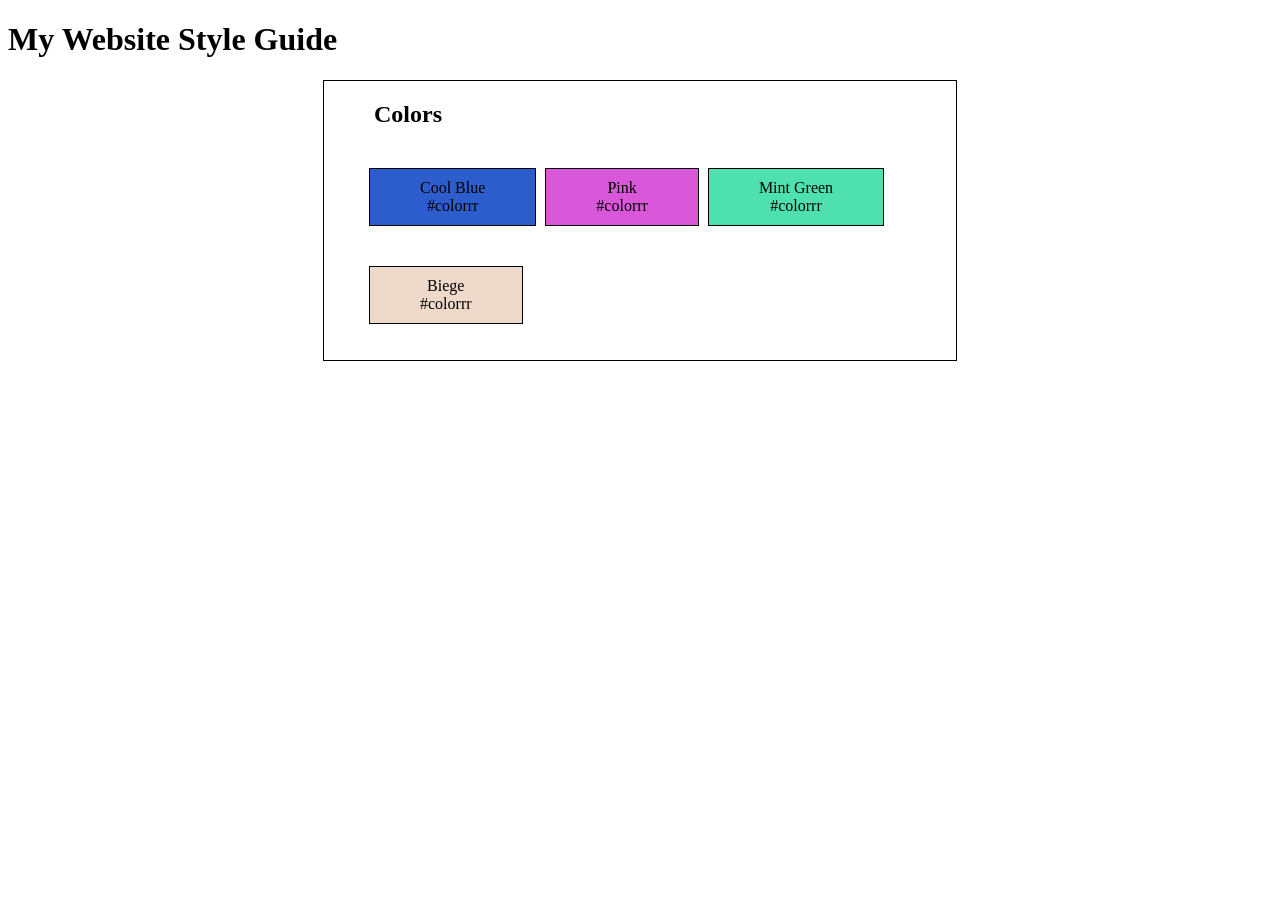
<file: Front-end/Challenge -  Website Design System/index.html>
<!DOCTYPE html>
<html lang="en">
<head>
    <meta charset="UTF-8">
    <meta name="viewport" content="width=device-width, initial-scale=1.0">
    <link rel="stylesheet" href="assets/css/style.css">
    <title>Style Guide</title>
</head>
<body>
    <h1>My Website Style Guide</h1>
    <div class="colors">
        <h2>Colors</h2>
        <ul>
            <li class="listbox" id="coolblue">
                Cool Blue<br>
                #colorrr<br>
            </li>
            <li class="listbox" id="pink">
                Pink<br>
                #colorrr
                <br>
            </li>
            <li class="listbox" id="mintgreen">
                Mint Green<br>
                #colorrr<br>
            </li>
            <li class="listbox" id="biege">
                Biege<br>
                #colorrr<br>
            </li>
        </ul>
    </div>
</body>
</html>
</file>
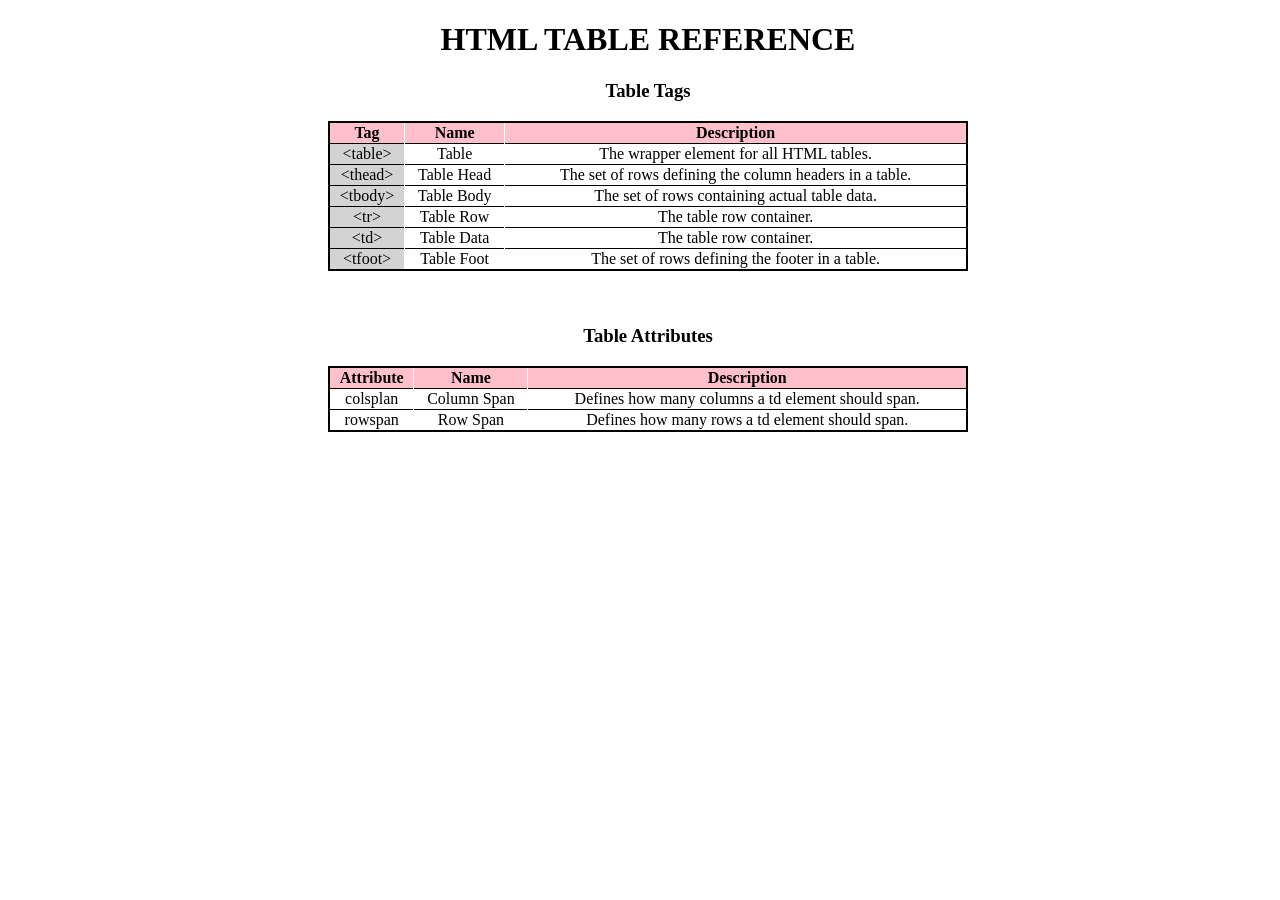
<file: Front-end/Cheat Sheet/index.html>
<!DOCTYPE html>
<html lang="en">
<head>
    <meta charset="UTF-8">
    <meta name="viewport" content="width=device-width, initial-scale=1.0">
    <link rel="stylesheet" href="assets/css/style.css">
    <title>Cheat Sheet</title>
</head>

<body>
    <h1>HTML TABLE REFERENCE</h1>
    <h3>Table Tags</h3>

    <table id="table1">
        <thead>
            <tr>
                <td>Tag</td>
                <td>Name</td>
                <td>Description</td>
            </tr>
        </thead>

        <tbody>
            <tr>
                <td class="tag">&lt;table&gt;</td>
                <td>Table</td>
                <td>The wrapper element for all HTML tables.</td>
            </tr>
            <tr>
                <td class="tag">&lt;thead&gt;</td>
                <td>Table Head</td>
                <td>The set of rows defining the column headers in a table.</td>
            </tr>
            <tr>
                <td class="tag">&lt;tbody&gt;</td>
                <td>Table Body</td>
                <td>The set of rows containing actual table data.</td>
            </tr>
            <tr>
                <td class="tag">&lt;tr&gt;</td>
                <td>Table Row</td>
                <td>The table row container.</td>
            </tr>
            <tr>
                <td class="tag">&lt;td&gt;</td>
                <td>Table Data</td>
                <td>The table row container.</td>
            </tr>
            <tr>
                <td class="tag">&lt;tfoot&gt;</td>
                <td>Table Foot</td>
                <td>The set of rows defining the footer in a table.</td>
            </tr>
        </tbody>
    </table>

    <br>
    <br>

    <h3>Table Attributes</h3>

    <table id="table1">
        <thead>
            <tr>
                <td>Attribute</td>
                <td>Name</td>
                <td>Description</td>
            </tr>
        </thead>

        <tbody>
            <tr>
                <td>colsplan</td>
                <td>Column Span</td>
                <td>Defines how many columns a td element should span.</td>
            </tr>
            <tr>
                <td>rowspan</td>
                <td>Row Span</td>
                <td>Defines how many rows a td element should span.</td>
            </tr>
        </tbody>
    </table>

</body>

</html>
</file>
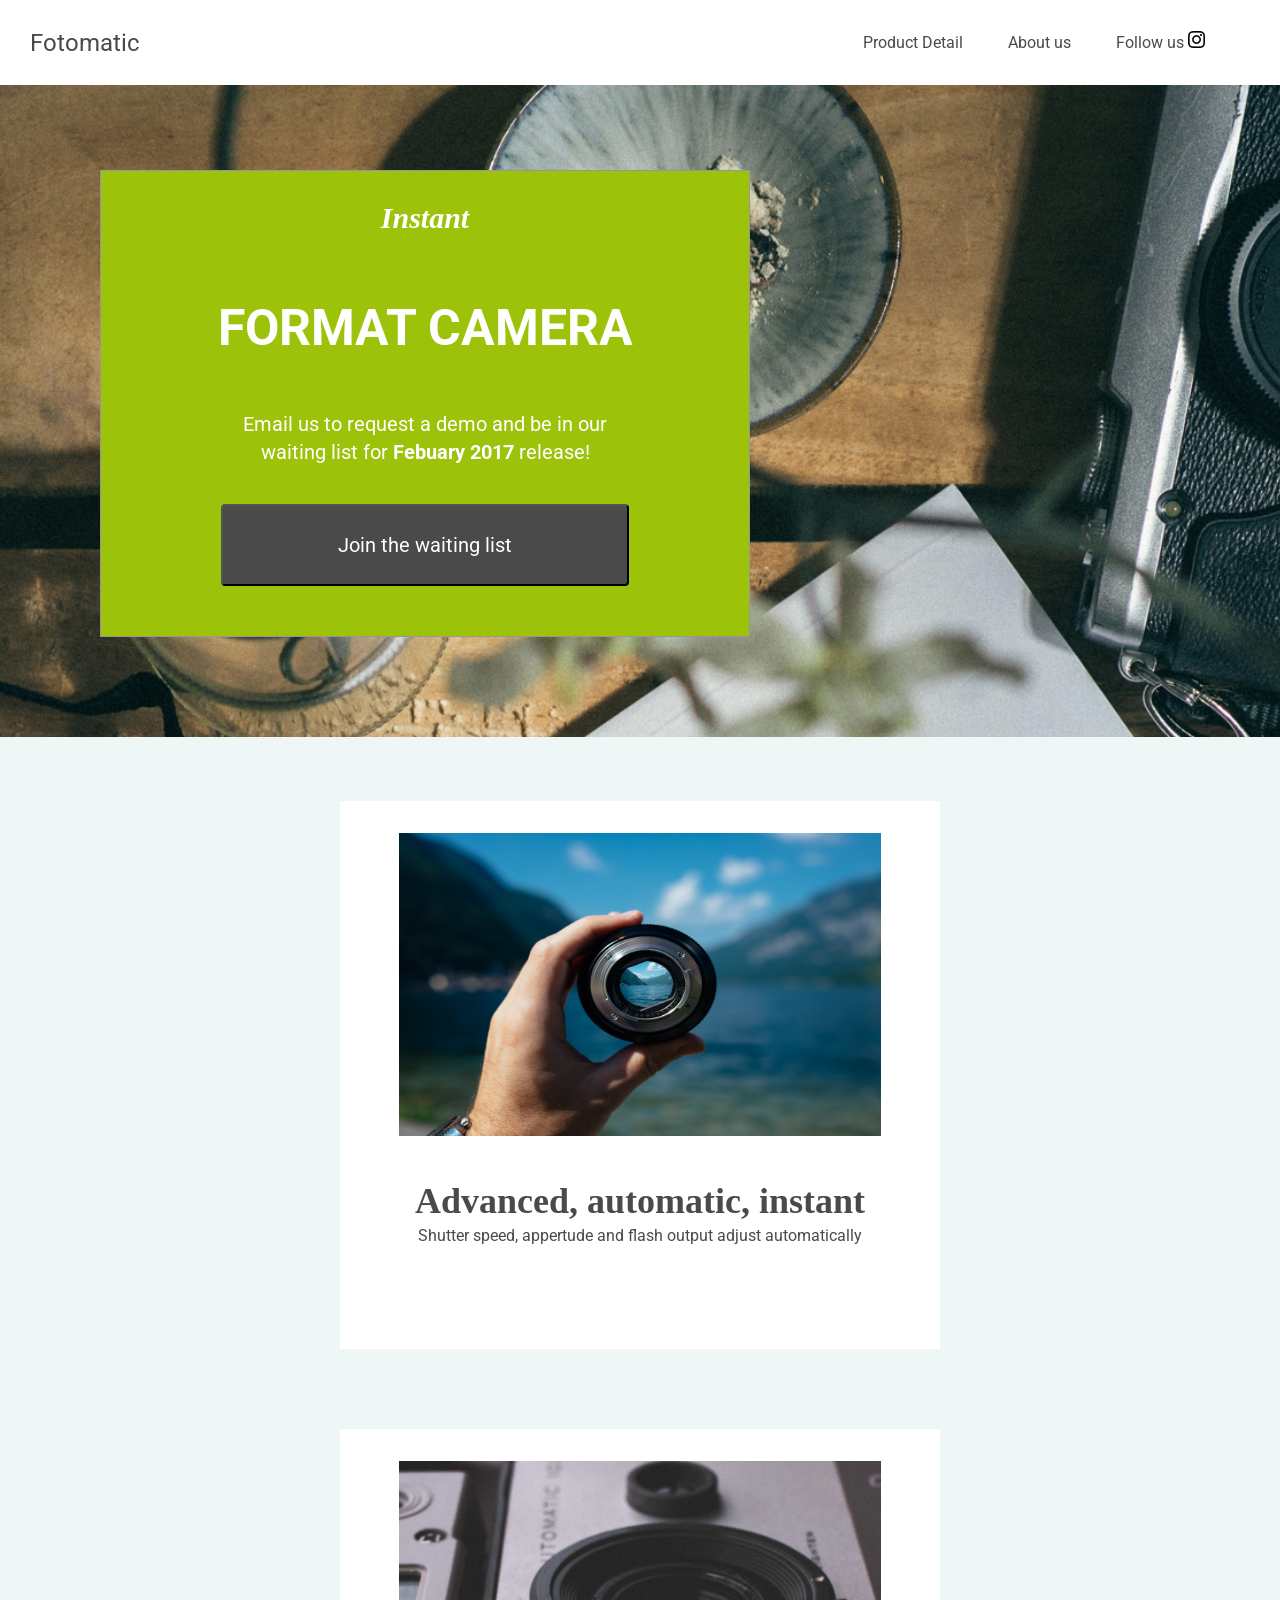
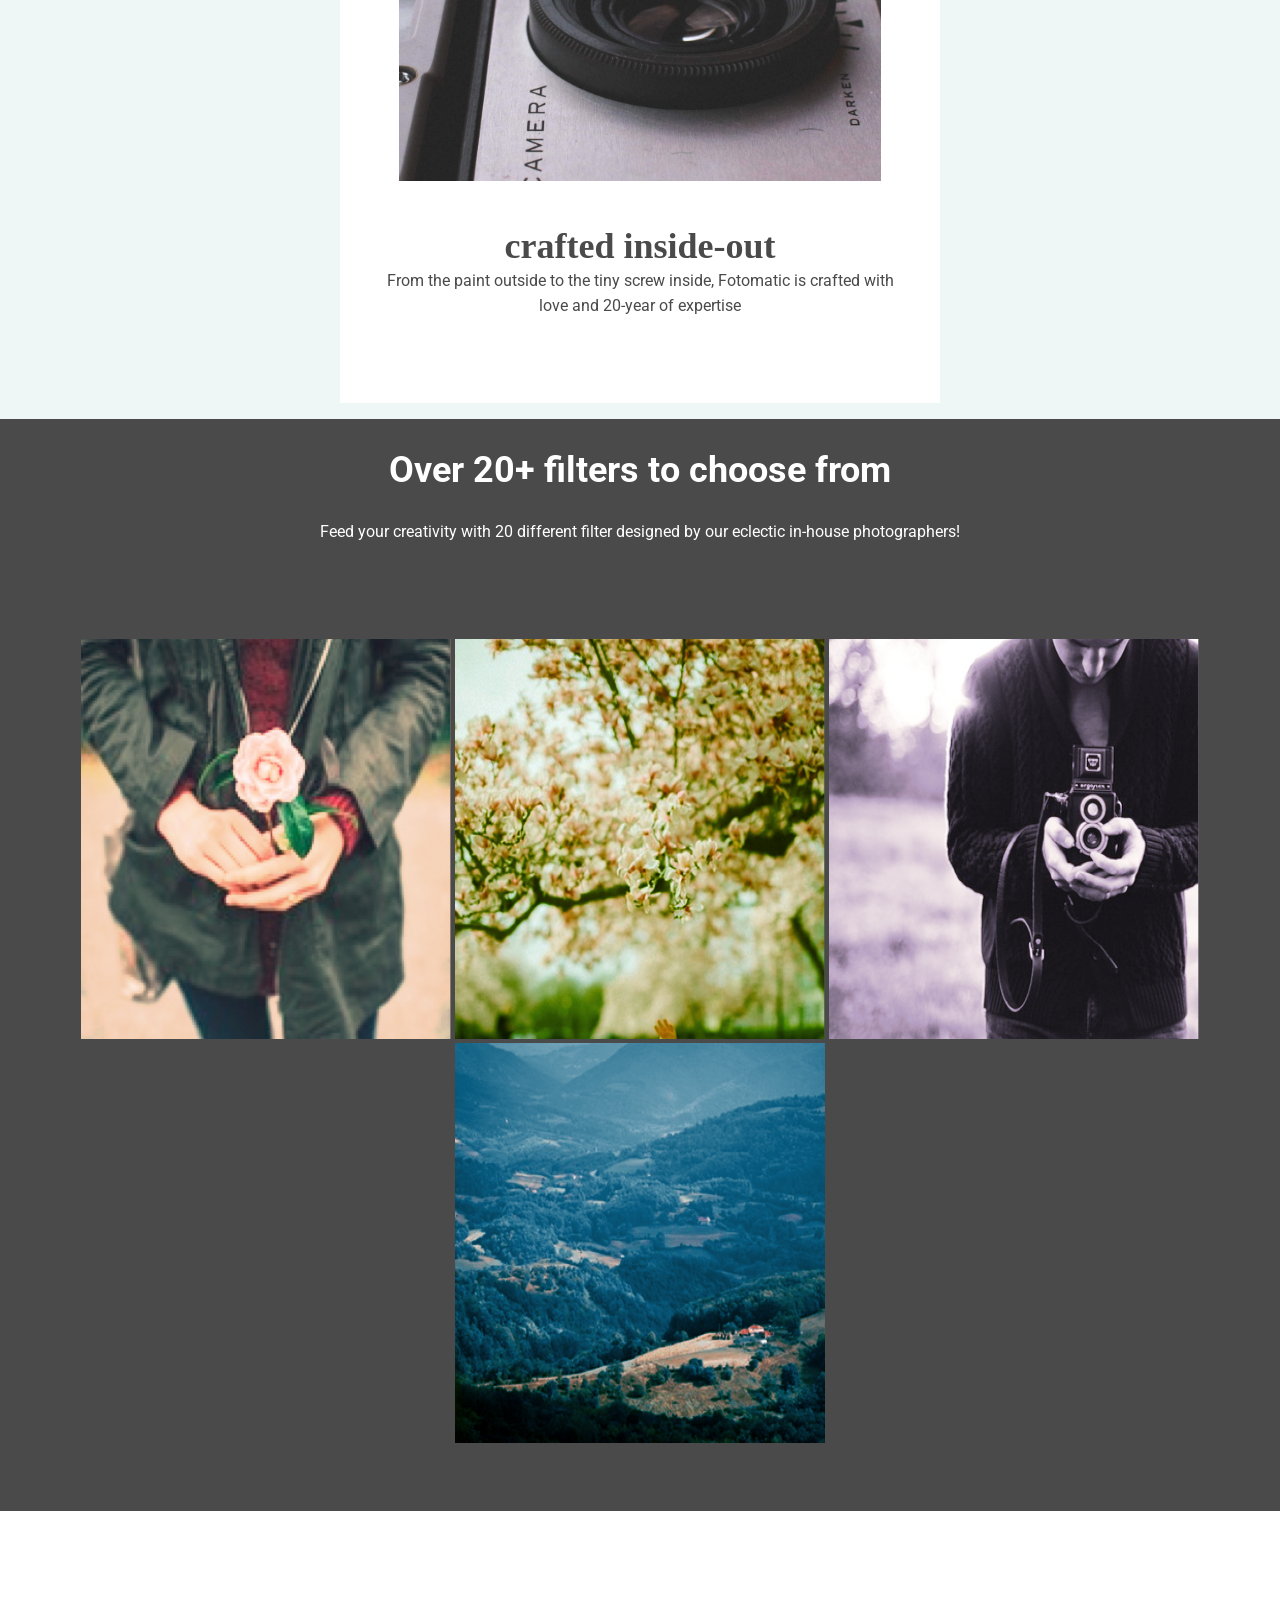
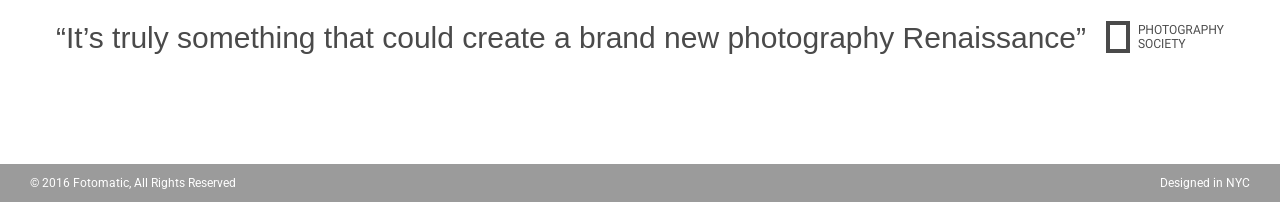
<file: Front-end/Fotomatic/index.html>
<!DOCTYPE html>
<html>
<head>
  <link href="https://fonts.googleapis.com/css?family=Damion" rel="stylesheet">
  <link href="https://fonts.googleapis.com/css?family=Rubik" rel="stylesheet">
  <link href="https://fonts.googleapis.com/css?family=Roboto:300,400,600,700" rel="stylesheet">
  <link rel="stylesheet" href="./resources/css/styles.css">
  <meta charset="UTF-8">
  <!--FOR MOBILE-->
  <meta name="viewport" content="width=device-width, initial-scale=1">
</head>
<body>
  <!-- Header -->
  <header>
    <!--large display menu-->
    <h1>Fotomatic</h1>
    <ul class="large-menu">
      <li>
        <a href="#">Product Detail</a>
      </li>
      <li>
        <a href="#">About us</a>
      </li>
      <li>
        <a href="#">Follow us</a>
        <a href="#"><img id ="ig_logo" src="resources/images/instagram.png"></a>
      </li>
      <li>
        <button>Join Us</button>
      </li>
    </ul>

    <!--mobile display menu--> 
    <ul class="mobile-menu">
      <li>
        <a href="#"><img src="resources/images/ic-logo.svg"></a>
      </li>
      <li>
        <a href="#"><img src="resources/images/ic-product-detail.svg"></a>
      </li>
      <li>
        <a href="#"><img src="resources/images/ic-about-us.svg"></a>
      </li>
      <li>
        <button>Join Us</button>
      </li>
    </ul>
  </header>

  <!-- Main Content -->
  <div class="main-content">

    <!-- Sign Up Section -->
    <div class="sign-up-section">
      <h3>Instant</h3>
      <h1>FORMAT CAMERA</h1>
      <p>Email us to request a demo and be in our <br> waiting list for <span id="date">Febuary 2017</span> release!</p>
      <br>
      <button>Join the waiting list</button>
    </div>

    <!-- Features Section -->
    <div class="features-section">
      <figure class="left-picture">
        <img src="resources/images/feature-1.png" alt="Image" width="200px" height="200px">
        <figcaption><span class="bold-title">Advanced, automatic, instant</span> <br> Shutter speed, appertude and flash output adjust automatically</figcaption>
      </figure>
      <figure class="right-picture">
        <img src="resources/images/feature-2.png" alt="Image2" width="200px" height="200px">
        <figcaption><span class="bold-title">crafted inside-out</span> <br> From the paint outside to the tiny screw inside, Fotomatic is crafted with love and 20-year of expertise</figcaption>
      </figure>
    </div>

    <!-- Filters Section -->
    <div class="filters-section">
      <h2>Over 20+ filters to choose from</h2>
      <p>Feed your creativity with 20 different filter designed by our eclectic in-house photographers!</p>
      <div class="img-container">
        <img src="resources/images/filter-1.png">
        <img src="resources/images/filter-2.png">
        <img src="resources/images/filter-3.png">
        <img src="resources/images/filter-4.png">
      </div>
    </div>

    <!-- Quotes Section -->
    <div class="quotes-section">
      <p>“It’s truly something that could create a brand new photography Renaissance”</p>
      <img src="resources/images/photography-logo.png">
    </div>

    <!-- Footer -->
    <div class="footer">
      <p>© 2016 Fotomatic, All Rights Reserved <span>Designed in NYC</span></p>    
    </div>

  </div>
</body>
</html>
</file>
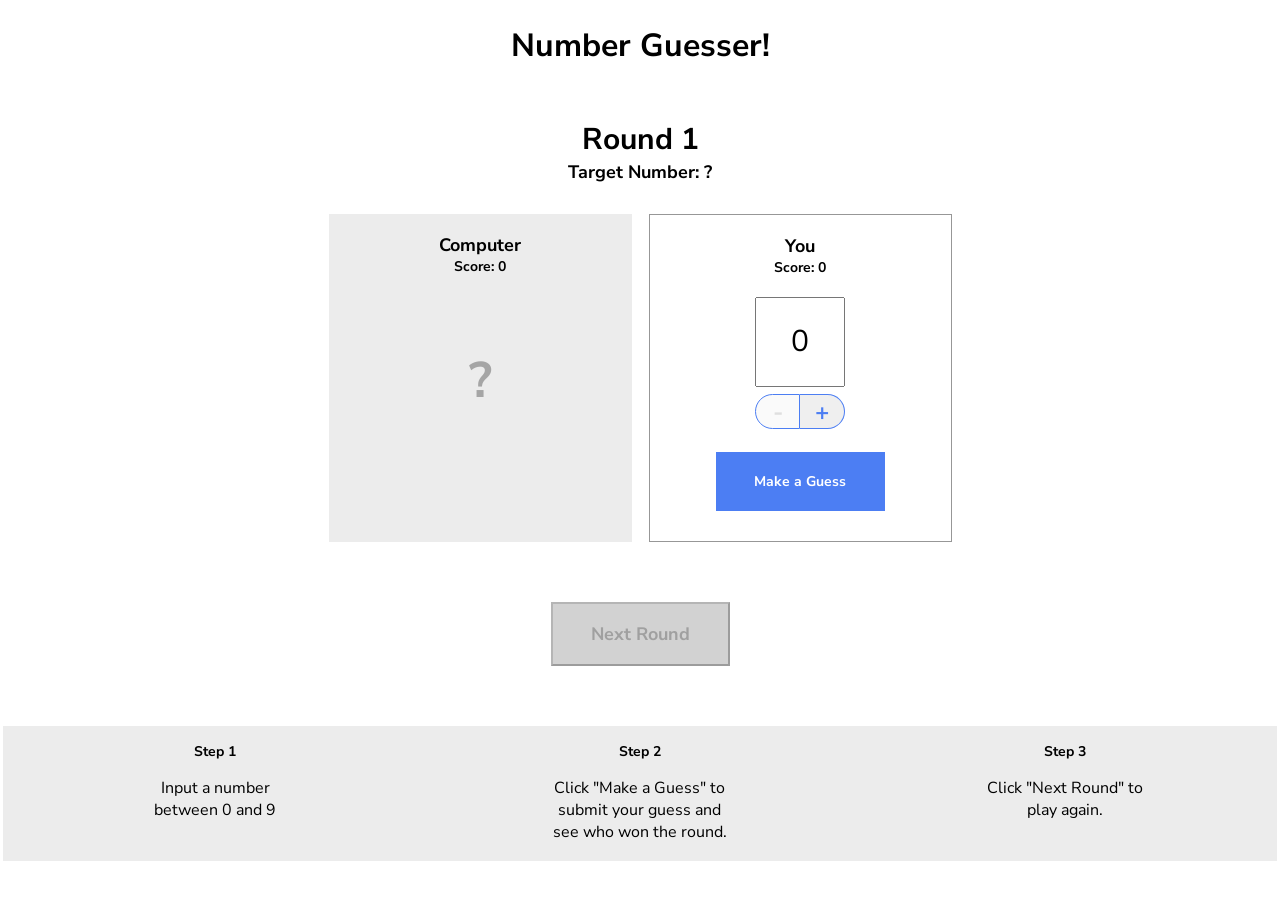
<file: Front-end/Number_Guesser/index.html>
<!doctype html>

<html>
  <head>
    <title>Number Guesser</title>
    <link href="https://fonts.googleapis.com/css?family=Nunito+Sans:400,700" rel="stylesheet">
    <link rel="stylesheet" href="./style.css">
  </head>
  <body>
    <div class="game-container">
      <header>
        <h1>Number Guesser!</h1>
      </header>
      
      <div class="rounds">
        <p class="round-label">Round <span id="round-number">1</span></p>
        <p class="guess-label">Target Number: <span id="target-number">?</span></p>
      </div>

      <div class="guessing-area">
        <div class="guess computer-guess">
          <div class="guess-title">
            <p class="guess-label">Computer</p>
            <p class="score-label">Score: <span id="computer-score">0</span></p>
          </div>
          <p id="computer-guess">?</p>
          <p class="winning-text" id="computer-wins"></p>
        </div>
        <div class="guess human-guess">
          <div class="guess-title">
            <p class="guess-label">You</p>
            <p class="score-label">Score: <span id="human-score">0</span></p>
          </div>
          <input type="number" id="human-guess" min=0 max=9 value=0>
          <div class="number-controls">
            <button class="number-control left" id="subtract" disabled>-</button>
            <button class="number-control right" id="add">+</button>
          </div>
          <button class="button" id="guess">Make a Guess</button>
        </div>
      </div>

      <div class="next-round-container">
        <button class="button" id="next-round" disabled>Next Round</button>
      </div>

    </div>
    
    <div class="instructions">
      <div class="instruction">
        <h3>Step 1</h3>
        <p>Input a number between 0 and 9</p>
      </div>
      <div class="instruction">
        <h3>Step 2</h3>
        <p>Click "Make a Guess" to submit your guess and see who won the round.</p>
      </div>
      <div class="instruction">
        <h3>Step 3</h3>
        <p>Click "Next Round" to play again.</p>
      </div>
    </div>

    <script src="./script.js"></script>
    <script src="./game.js"></script>
  </body>
</html>
</file>
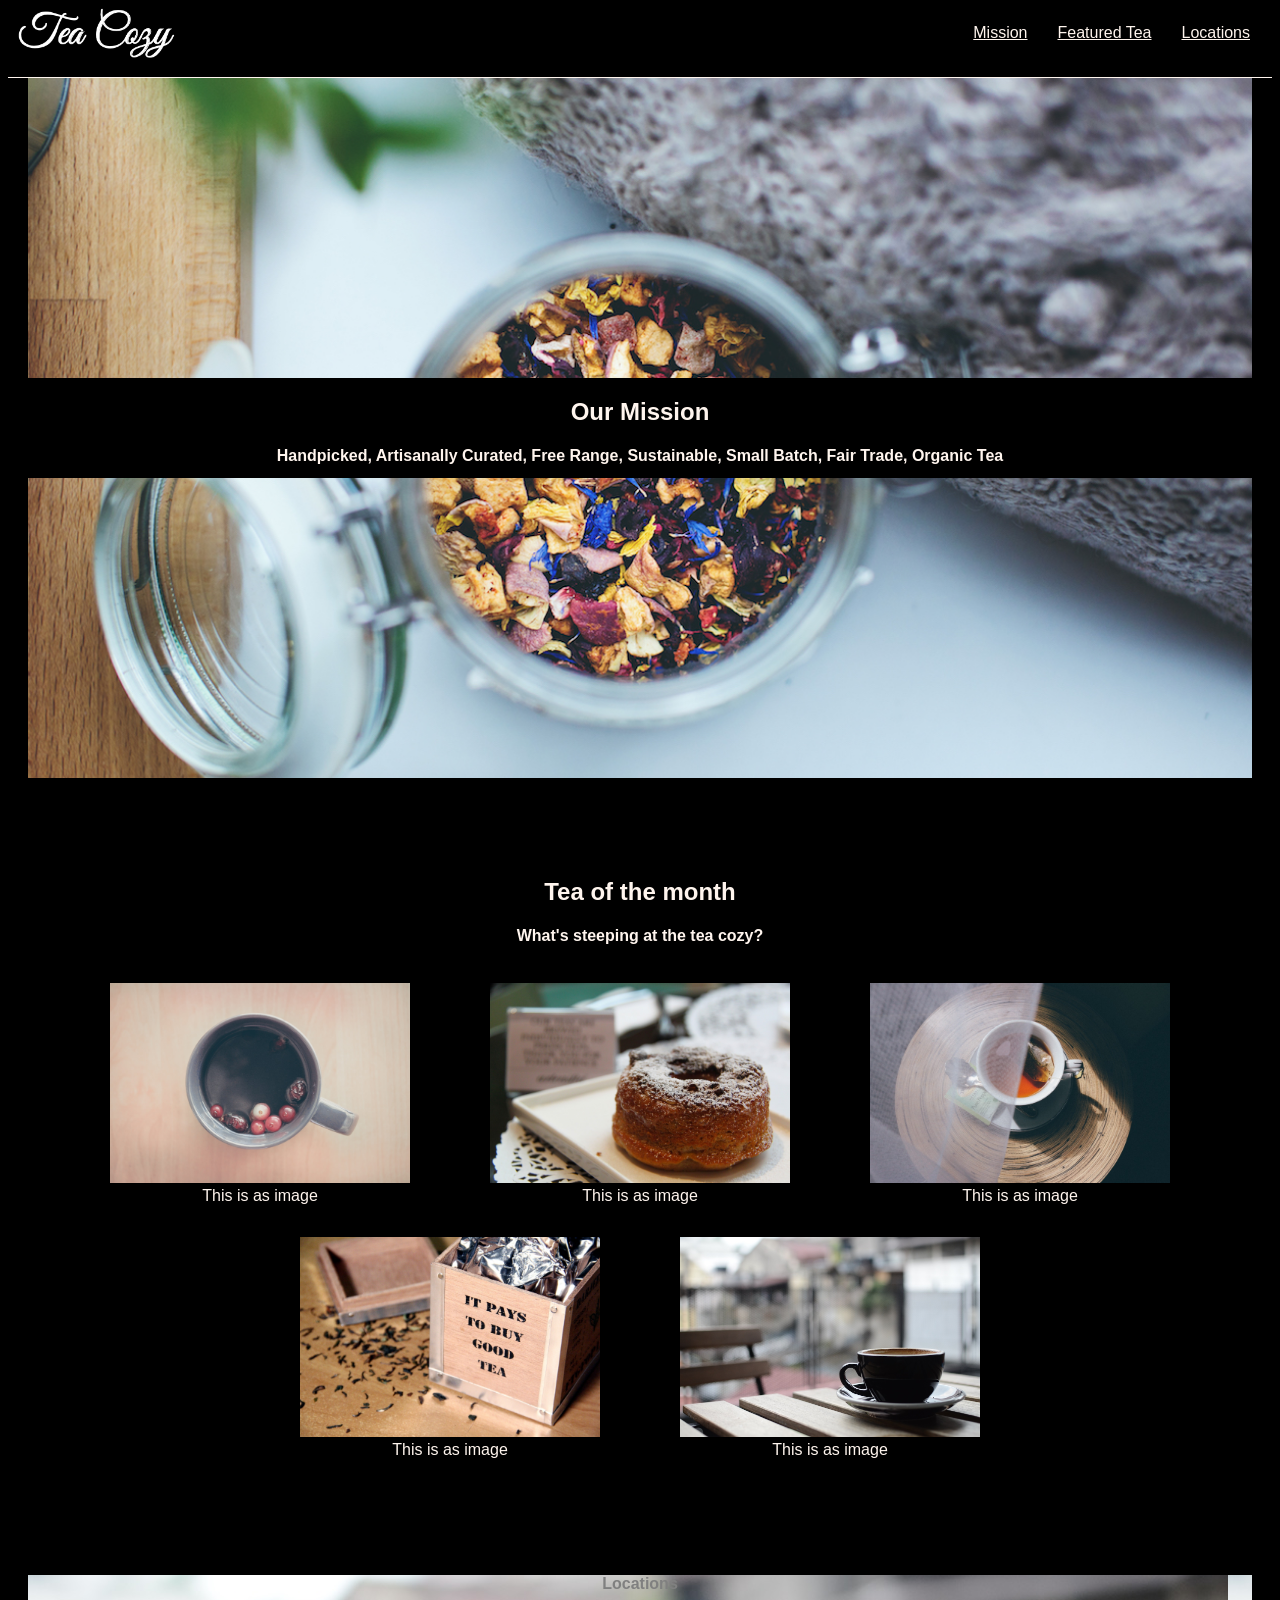
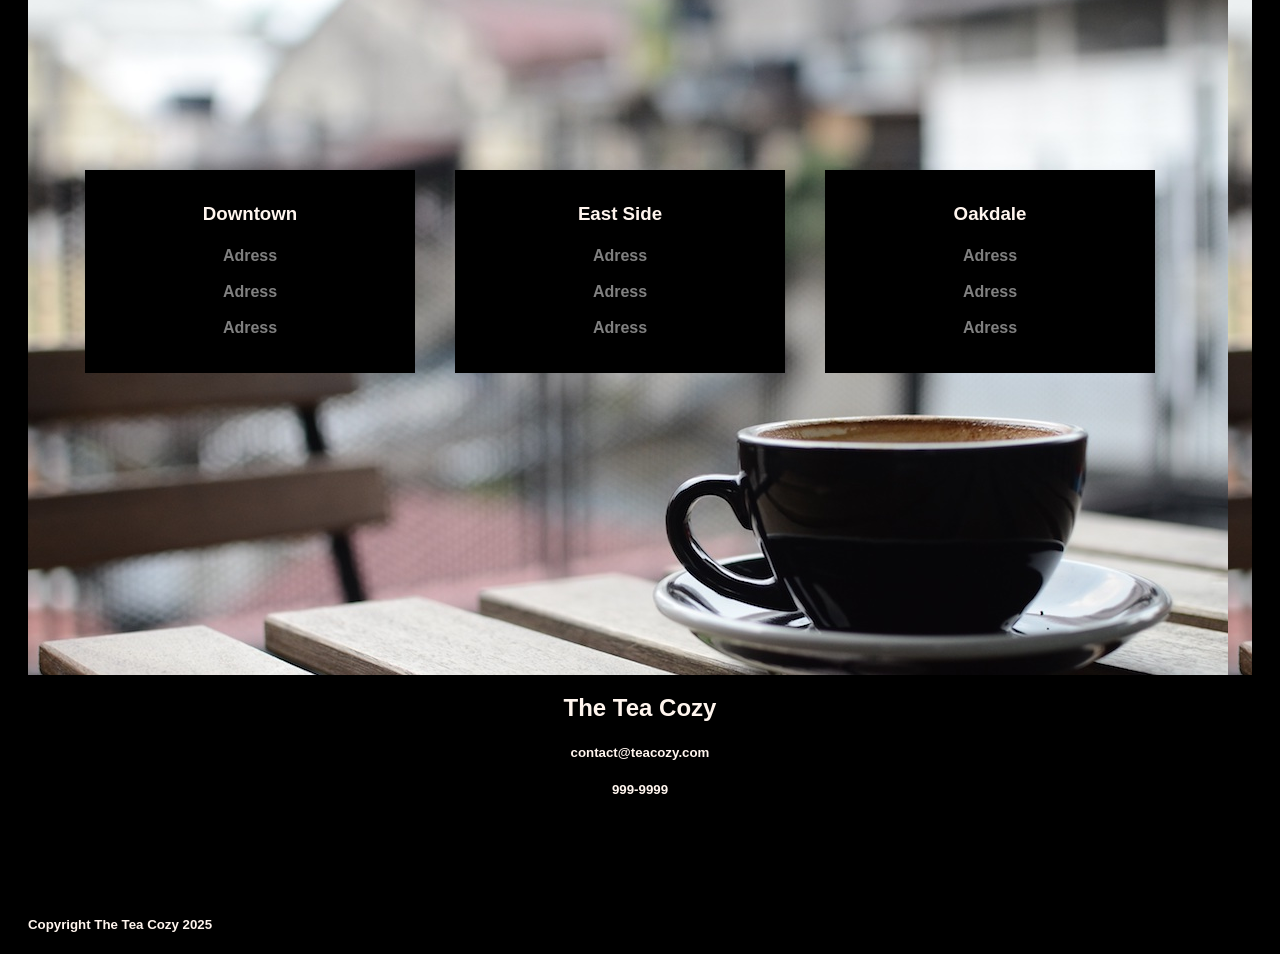
<file: Front-end/Tea Cozy Project/index.html>
<!DOCTYPE html>
<html lang="en">

<head>
    <meta charset="UTF-8">
    <meta name="viewport" content="width=device-width, initial-scale=1.0">
    <link rel="stylesheet" type="text/css" href="assets/css/style.css">
    <title>Tea Cozy</title>
</head>

<body>
    <header>
        <img id="logo" src="assets/img/img-tea-cozy-logo.png" height="50px">
        <ul>
            <li>Mission</li>
            <li>Featured Tea</li>
            <li>Locations</li>
        </ul>
    </header>

    <div class="main-div">
        <div class="mission">
            <div class="black">
                <h2>Our Mission</h2>
                <h4>Handpicked, Artisanally Curated, Free Range, Sustainable, Small Batch, Fair Trade, Organic Tea</h4>
            </div>
        </div>

        <div class="mid-div">
            <h2>Tea of the month</h2>
            <h4>What's steeping at the tea cozy?</h4>
            <div class="figures">
                <figure>
                    <img class="mid-img" src="assets/img/img-berryblitz.jpg">
                    <figcaption>This is as image</figcaption>
                </figure>
                <figure>
                    <img class="mid-img" src="assets/img/img-donut.jpg">
                    <figcaption>This is as image</figcaption>
                </figure>
                <figure>
                    <img class="mid-img" src="assets/img/img-myrtle-ave.jpg">
                    <figcaption>This is as image</figcaption>
                </figure>
                <figure>
                    <img class="mid-img" src="assets/img/img-spiced-rum.jpg">
                    <figcaption>This is as image</figcaption>
                </figure>
                <figure>
                    <img class="mid-img" src="assets/img/img-locations-background.jpg">
                    <figcaption>This is as image</figcaption>
                </figure>
            </div>
        </div>

        <div class="last-div">
            <h4>Locations</h4>
            <div class="locations">
                <div class="black-box">
                    <h3>Downtown</h3>
                    <h4>Adress<br><br>Adress<br><br>Adress</h4>
                </div>
                <div class="black-box">
                    <h3>East Side</h3>
                    <h4>Adress<br><br>Adress<br><br>Adress</h4>
                </div>
                <div class="black-box">
                    <h3>Oakdale</h3>
                    <h4>Adress<br><br>Adress<br><br>Adress</h4>
                </div>
            </div>
        </div>

        <div class="teacozy">
            <h2>The Tea Cozy</h2>
            <h5>contact@teacozy.com</h5>
            <h5>999-9999</h5>
        </div>

        <footer>
            <h5>Copyright The Tea Cozy 2025</h5>
        </footer>
    </div>
</body>

</html>
</file>
<file: Front-end/Challenge -  Website Design System/assets/css/style.css>
.colors{
    border: 1px solid black;
    width: 50%; /* or any width you prefer */
    margin-left: auto;
    margin-right: auto;
}

.colors h2{
    padding-left: 50px;
}

.colors ul li {
    display: inline-block;
}

.listbox{
    border: 1px solid black;
    margin: 20px;
    text-align: center;
    padding: 10px 50px 10px 50px;
    margin-right: 0px;
    margin-left: 5px;
}

#pink{
    background-color: #d957d9;
}

#coolblue{
    background-color: #2d5dcc;
}

#mintgreen{
    background-color:#4fe0b0;
}

#biege{
    background-color: #efd9ca;
}
</file>
<file: Front-end/Cheat Sheet/assets/css/style.css>
body{
    width: 100%;
    text-align: center;
}


#table1 {
    border: solid black 2px;
    width: 50%;
    border-collapse: collapse; /* Ensures borders don't double */
    margin: auto;
}

tr {
    border: solid black 1px;
}

td {
    border-right: solid white 1px;
}

thead td{
    background-color: pink;
    font-weight: bold;
    border-right: solid white 1px;
}

.tag {
    background-color: lightgrey;
}
</file>
<file: Front-end/Fotomatic/resources/css/styles.css>
html, body {
    padding: 0px;
    margin: 0px;
    width: 100vw;
    overflow-x: clip;
}

* {
    max-width: 100vw; /* Impede que elementos ultrapassem a largura da tela */
    box-sizing: border-box; /* Garante que padding/border não aumentam a largura */
}


header{
    height: 85px;
    display: flex;
    align-items: center;
    position: fixed;
    background-color: white;
    width: 100%;
}

header h1{
    padding-left: 30px;
    color: #4a4a4a;
    font-size: 24px;
    font-family: 'Roboto';
    font-weight: 400 !important;
}

header ul{
    display: inline-flex;
    list-style: none;
    margin-left: auto;
    padding-right: 30px;
}

header ul li{
    padding-left: 45px;
    font-size: 16px;
    font-family: 'Roboto';
    font-weight: 400 !important;
    line-height: 1.6;
}

#ig_logo{
    height: 17px;
}

header a {
    text-decoration: none;
    color: #4a4a4a;
}

.main-content{
    display: flex;
    flex-direction: column;
    background-image: url('../images/banner-landingpage.jpg');
    height: 800px;
    background-repeat: no-repeat;
    background-size: cover;
}

.sign-up-section{
    display:flex;
    flex-direction: column;
    margin-top: 170px;
    margin-bottom: 100px;
    margin-left: 100px;
    padding-left: 0px;
    padding-right: 0px;
    padding-bottom: 50px;
    background-color: #9DC20A;
    border: 1px solid #979797;
    align-items: center;
    color: white;
    max-width: 650px;
}

.sign-up-section h1{
    font-size: 50px;
    font-family: 'Roboto';
}

.sign-up-section h3{
    font-style: italic;
    font-size: 30px;
}

.sign-up-section p{
    font-size: 20px;
    font-family: 'Roboto';
    line-height: 1.4;
    text-align: center;
}

#date{
    font-weight: bold;
}

.sign-up-section button{
    background-color: #4a4a4a;
    color: white;
    font-size: 20px;
    font-family: 'Roboto';
    line-height: 1.4;
    width: 408px;
    padding: 25px;
    border-radius: 4px;
}

.features-section{
    display: flex;
    flex-wrap: wrap;
    background-color: rgb(239, 246, 246);
    justify-content: center;
}

.left-picture, .right-picture{
    max-width: 600px;
    padding-top: 32px;
    padding-left: 32px; 
    padding-right: 32px;
    padding-bottom: 50px;
    margin-top: 64px;
    background-color: white;
    text-align: center;
}


.left-picture img{
    width: 90%;
    height: 65%;
}

.right-picture img{
    width: 90%;
    height: 65%;
}

figcaption{
    margin-top: 40px;
    text-align: center;
    color: #4a4a4a;
    font-size: 16px;
    font-family: 'Roboto';
    line-height: 1.6;
}

.bold-title{
    color: #4a4a4a;
    font-weight: bold;
    font-size: 36px;
    font-family: 'Robot';
    line-height: 1.2;
}

.filters-section{
    background-color: #4a4a4a;
    text-align: center;
    padding-bottom: 64px;
}

.filters-section h2{
    color:white;
    opacity: 100%;
    font-size: 36px;
    font-family: 'Roboto';
}

.filters-section p{
    color: white;
    font-size: 16px;
    font-family: 'Roboto';
    line-height: 1.4;
    padding-bottom: 80px;
}

.filters-section img{
    display: inline-flex;
    height: 400px;
    width: 370px;
}

.quotes-section{
    display: flex;
    color: #4a4a4a;
    font-size: 30px;
    font-family: Impact, Haettenschweiler, 'Arial Narrow Bold', sans-serif;
    line-height: 1.1;
    align-items: center;
    padding-top: 80px;
    padding-bottom: 80px;
    margin: auto;
}

.quotes-section img{
    padding-left: 20px;
}

.footer{
    display: flex;
    background-color: #9b9b9b;
    height: 62px;
    color: white;
    font-size: 12px;
    font-family: 'Roboto';
    padding-left: 30px;
}

.footer span{
    right: 0;
    position: absolute;
    padding-right: 30px;
}

header button{
    background-color: #9DC20A;
    border-color: transparent;
    border-radius: 5px;
    padding: 5px;
    color: white;
}

@media (min-width: 768px){
    header button, .mobile-menu{
        display: none;
    }
}

@media (max-width: 768px){

    .sign-up-section{
        color: white;
        background-color: transparent;
        border: transparent;
    }
    .sign-up-section p, .sign-up-section button{
        display: none;
    }

    .features-section{
        flex-wrap: nowrap;
        margin-bottom: auto;
    }

    .left-picture, .right-picture{
        flex-shrink: 1;
        width: 720px;
        height: auto;
        padding-bottom: 130px;
    }

    .filters-section{
        padding-bottom: 0;
    }

    .filters-section img{
        flex: 1;
        max-width: 25%;
        height: 150px;
    }

    .img-container{
      display: flex;
      flex-wrap: wrap;
      width: 100%;
    }
}

@media (max-width: 480px){
   header h1, .large-menu{
    display: none;
   }

   .mobile-menu{
    display: flex;
    align-items: center;
    justify-items: center;
    margin-right: 30px;
    padding: 0;
    width: 100%; /* Garante que ocupa toda a largura */
    justify-content: space-between;
   }

   .sign-up-section{
    margin-left: 0px;
    text-align: center;
   }

   .features-section{
    flex-direction: column;
    gap: 25px;
    }

    .left-picture, .right-picture{
     max-width: 90%; /* Evita que ultrapasse a tela */
     margin: 0 auto; /* Centraliza horizontalmente */
    }
}
</file>
<file: Front-end/Number_Guesser/style.css>
* {
  font-family: 'Nunito Sans';
  box-sizing: border-box;
}

body {
  margin: 0 auto;
  padding: 3px;
  background-color: #fff;
}

.game-container {
  max-width: 640px;
  margin: 0 auto;
  text-align: center;
}

header {
  display: flex;
  justify-content: center
}

.rounds {
  display: flex;
  flex-direction: column;
  align-items: center;
  margin-bottom: 30px;
}

.round-label {
  font-size: 30px;
  font-weight: 700;
  margin-bottom: 0px;
}

.guess {
  min-width: 303px;
  height: 328px;
  display: flex;
  flex-direction: column;
  align-items: center;
  padding: 19px;
}

.guessing-area {
  display: flex;
  justify-content: space-around;
  align-items: flex-start;
  margin-bottom: 60px;
}

.guess-title {
  display: flex;
  flex-direction: column;
  align-items: center;
  justify-content: flex-start;
  margin-bottom: 20px;
}

.guess-label {
  font-size: 18px;
  font-weight: 700;
  margin: 0;
}

.score-label {
  font-size: 14px;
  font-weight: 700;
  margin: 0;
}

.target-guess {
  display: flex;
  flex-direction: column;
  align-items: center;
  justify-content: flex-start;
}

.computer-guess {
  background-color: #ececec;
}

#computer-guess {
  font-size: 50px;
  font-weight: 700;
  color: #a5a5a5;
}

.human-guess {
  border: 1px solid #979797;
}

.guess input {
  height: 90px;
  width: 90px;
  font-size: 30px;
  text-align: center;
  margin: 0 auto;
  margin-bottom: 7px;
}

.number-controls {
  font-size: 0;
  margin-bottom: 23px;
}

.number-control {
  border: solid 1px #4c7ef3;
  display: inline-block;
  width: 45px;
  height: 35px;
  font-size: 24px;
  font-weight: 700;
  color: #4c7ef3;
  cursor: pointer;
}

.number-controls button[disabled] {
  color: #dfdfdf;
  cursor: default;
}

.left {
  border-top-left-radius: 22.5px;
  border-bottom-left-radius: 22.5px;
}

.right {
  border-top-right-radius: 22.5px;
  border-bottom-right-radius: 22.5px;
  border-left-width: 0px;
}

.controls {
  display: flex;
  justify-content: space-around;
}

.button {
  background-color: #4c7ef3;
  color: #fff;
  cursor: pointer;
}

#guess {
  padding: 20px;
  width: 169px;
  height: 59px;
  border: none;
  font-weight: 700;
  font-size: 14px;
}

input[type=number]::-webkit-inner-spin-button {
  -webkit-appearance: none;
}

#next-round {
  width: 179px;
  height: 64px;
  font-size: 18px;
  font-weight: bold;
  margin-left: auto;
  margin-right: auto;
  margin-bottom: 60px;
}
  
.button[disabled] {
  background-color: #d2d2d2;
  color: #a0a0a0;
  cursor: default;
}

.instructions {
  background-color: #ececec;
  width: 100%;
  display: flex;
  justify-content: space-around;
}

.instruction {
  width: 180px;
  padding: 2px;
  text-align: center;
}

.instructions h3 {
  font-size: 14px;
}


.winning-text, .winning-text[disabled] {
  color: #ec3636;
  font-weight: 700;
}
</file>
<file: Front-end/Tea Cozy Project/assets/css/style.css>
body {
    background-color: black;
    font-family:  Helvetica;
    color: seashell;
}

header {
    border-bottom: 1px solid seashell;
    color: seashell;
    height: 69px;
}

header ul {
    display: inline-flex;
    position: absolute;
    right: 0;
    list-style-type: none;
    /* Remove the bullets */
    text-decoration: underline;
}

ul li {
    padding-right: 30px;
}

#logo {
    margin-left: 10px;
}

.main-div {
    text-align: center;
    padding-left: 20px;
    padding-right: 20px;
}

.mission {
    background-image: url("../img/img-mission-background.jpg");
    background-size: cover; /* Ensure the image covers the div without stretching */
    min-height: 700px; /* Set a minimum height */
    width: 100%; /* Make the div take up the full available width */
    display: flex;
    justify-content: center;
    align-items: center;
    flex-wrap: wrap;
    margin-bottom: 100px;
}

.locations{
    min-height: 500px;
    display: flex;
    justify-content: center;
    align-items: center;
    margin-bottom: 100px;
    flex-direction: row;
    flex-wrap: wrap; /* Allows items to wrap */
}

.figures{
    display: flex;
    flex-direction: row;
    flex-wrap: wrap;
    align-items: center;
    justify-content: center;
    margin-bottom: 100px;
}

.mid-img{
    width: 300px;
    height: 200px;
}

.black{
    background-color: black;
    height: 100px;
    width: 100%;
}

.black-box{
    background-color: black;
    margin-right: 40px;
    margin-top: 15px;
    flex: 1 1 300px; /* Flex-grow, flex-shrink, and flex-basis */
    max-width: 300px; /* Prevents it from growing beyond 300px */
    padding: 15px;
}

.imgmission {
    opacity: 0.4;
}

.last-div{
    height: 500px;
    background-image: url("../img/img-locations-background.jpg");
    padding-bottom: 200px;
}

.last-div h4{
    display: flex;
    justify-content: center;
    color: grey;
}

.teacozy{
    height: 200px;
}

footer{
    text-align: left;
}
</file>
